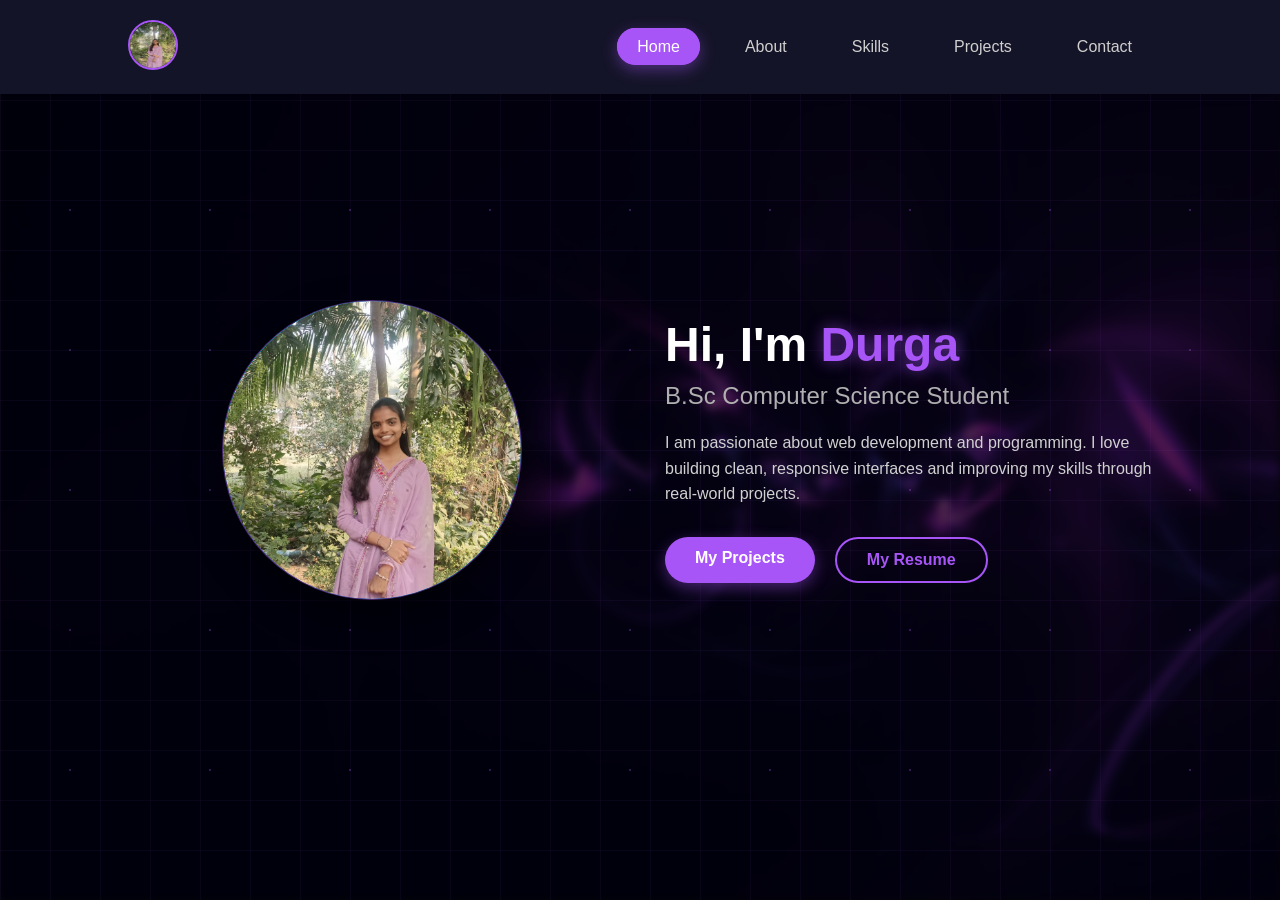
<file: index.html>
<!DOCTYPE html>
<html lang="en">
<head>
    <meta charset="UTF-8">
    <meta name="viewport" content="width=device-width, initial-scale=1.0">
    <title>Durga | Portfolio</title>
    <link rel="stylesheet" href="home.css">
    <!-- ================= CSS STYLES ================= -->
</head>
<body>

    <!-- ================= BACKGROUND LAYERS (Required) ================= -->
    <div class="animated-bg"></div>
    <div id="bubble-container"></div>

    <!-- ================= HEADER ================= -->
    <header class="header">
        <div class="logo"><a href="index.html"><img src="durgaimage.jpeg"></a></div>
        <nav>
            <ul class="nav-links">
                <li><a href="index.html" class="active">Home</a></li>
                <li><a href="about.html">About</a></li>
                <li><a href="skills.html">Skills</a></li>
                <li><a href="projects.html">Projects</a></li>
                <li><a href="contact.html">Contact</a></li>
            </ul>
        </nav>
    </header>

    <!-- ================= HERO SECTION ================= -->
    <section class="hero">
        <!-- LEFT IMAGE -->
        <div class="image-container">
            <div class="glass-card">
                <!-- 
                     NOTE: Browsers often block local paths (C:\Users...) for security.
                     To use your local image, uncomment the line below and remove the src="https..." line.
                -->
                <!-- <img src="C:\Users\sunay\OneDrive\Desktop\fullstack\portfolio1\images\durga.jpg" alt="Durga"> -->
                <img src="durgaimage.jpeg" alt="Durga Placeholder">
                <div class="rotating-border"></div>
            </div>
        </div>

        <!-- RIGHT CONTENT -->
        <div class="content">
            <h1>Hi, I'm <span>Durga</span></h1>
            <h2>B.Sc Computer Science Student</h2>
            <p>
                I am passionate about web development and programming.
                I love building clean, responsive interfaces and improving
                my skills through real-world projects.
            </p>

            <div class="buttons">
                <a href="projects.html" class="btn primary">My Projects</a>
                <a href="Hema Satya Durga_Mamidipalli_(22) 3.pdf" class="btn secondary" download="pdf">My Resume</a>
            </div>
        </div>
    </section>

    <!-- ================= EMBEDDED JAVASCRIPT ================= -->
    <script>
        // 1. Page Load Animation
        window.addEventListener("load", () => {
            document.querySelector(".image-container").classList.add("show");
            document.querySelector(".content").classList.add("show");
            document.querySelector(".header").classList.add("show");
        });

        // 2. Active Nav Link Logic
        const links = document.querySelectorAll(".nav-links a");
        links.forEach(link => {
            link.addEventListener("click", () => {
                links.forEach(l => l.classList.remove("active"));
                link.classList.add("active");
            });
        });

        // 3. BUBBLE GENERATOR LOGIC
        const bubbleContainer = document.getElementById('bubble-container');

        function createBubble() {
            const bubble = document.createElement('div');
            bubble.classList.add('bubble');
            
            // Random Size
            const size = Math.random() * 60 + 20;
            bubble.style.width = `${size}px`;
            bubble.style.height = `${size}px`;
            
            // Random Horizontal Position
            bubble.style.left = `${Math.random() * 100}%`;
            
            // Random Animation Speed (10s to 20s)
            const duration = Math.random() * 10 + 10;
            bubble.style.animationDuration = `${duration}s`;
            
            bubbleContainer.appendChild(bubble);

            // Remove bubble after animation to prevent memory leaks
            setTimeout(() => {
                bubble.remove();
            }, duration * 1000);
        }

        // Generate bubbles every 600ms
        setInterval(createBubble, 600);

        // Generate initial batch of bubbles immediately
        for(let i = 0; i < 10; i++) {
            setTimeout(createBubble, i * 300);
        }
    </script>

</body>
</html>
</file>
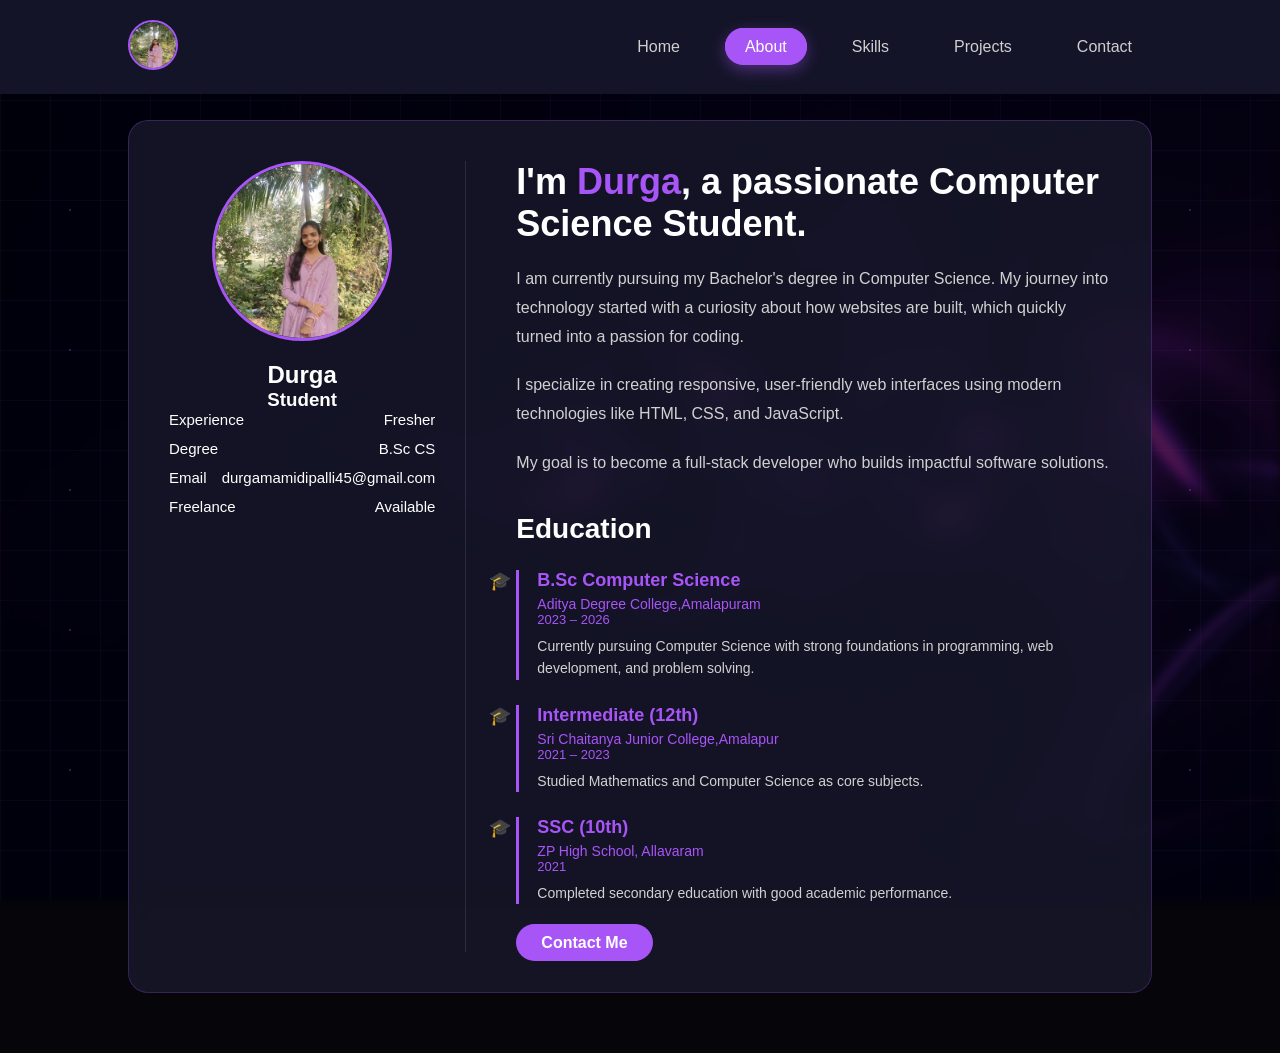
<file: about.html>
<!DOCTYPE html>
<html lang="en">
<head>
    <meta charset="UTF-8">
    <meta name="viewport" content="width=device-width, initial-scale=1.0">
    <title>About Me | Durga</title>
    <link rel="stylesheet" href="about.css">
</head>
<body>

    <!-- ================= BACKGROUND LAYERS ================= -->
    <div class="animated-bg"></div>
    <div id="bubble-container"></div>

    <!-- ================= HEADER ================= -->
    <header class="header">
        <div class="logo">
            <a href="index.html">
                <img src="durgaimage.jpeg" alt="Durga">
            </a>
        </div>
        <nav>
            <ul class="nav-links">
                <li><a href="index.html">Home</a></li>
                <li><a href="about.html" class="active">About</a></li>
                <li><a href="skills.html">Skills</a></li>
                <li><a href="projects.html">Projects</a></li>
                <li><a href="contact.html">Contact</a></li>
            </ul>
        </nav>
    </header>

    <!-- ================= ABOUT SECTION ================= -->
    <section class="about-section">
        <div class="about-card">

            <!-- ================= LEFT SIDE ================= -->
            <div class="about-left">
                <div class="about-img-wrapper">
                    <img src="durgaimage.jpeg" alt="Durga">
                </div>

                <div class="about-details">
                    <h2>Durga</h2>
                    <h3>Student</h3>

                    <div class="info-list">
                        <div class="info-item">
                            <span>Experience</span>
                            <span>Fresher</span>
                        </div>
                        <div class="info-item">
                            <span>Degree</span>
                            <span>B.Sc CS</span>
                        </div>
                        <div class="info-item">
                            <span>Email</span>
                            <span>durgamamidipalli45@gmail.com</span>
                        </div>
                        <div class="info-item">
                            <span>Freelance</span>
                            <span>Available</span>
                        </div>
                    </div>
                </div>
            </div>

            <!-- ================= RIGHT SIDE ================= -->
            <div class="about-right">
                <h1>I'm <span>Durga</span>, a passionate Computer Science Student.</h1>

                <p>
                    I am currently pursuing my Bachelor's degree in Computer Science.
                    My journey into technology started with a curiosity about how
                    websites are built, which quickly turned into a passion for coding.
                </p>

                <p>
                    I specialize in creating responsive, user-friendly web interfaces
                    using modern technologies like HTML, CSS, and JavaScript.
                </p>

                <p>
                    My goal is to become a full-stack developer who builds impactful
                    software solutions.
                </p>

                <!-- ================= EDUCATION SECTION ================= -->
                <div class="education-section">
                    <h2>Education</h2>

                    <div class="education-item">
                        <h3>B.Sc Computer Science</h3>
                        <span class="edu-college">Aditya Degree College,Amalapuram</span>
                        <span class="edu-year">2023 – 2026</span>
                        <p>
                            Currently pursuing Computer Science with strong foundations
                            in programming, web development, and problem solving.
                        </p>
                    </div>

                    <div class="education-item">
                        <h3>Intermediate (12th)</h3>
                        <span class="edu-college">Sri Chaitanya Junior College,Amalapur</span>
                        <span class="edu-year">2021 – 2023</span>
                        <p>
                            Studied Mathematics and Computer Science as core subjects.
                        </p>
                    </div>

                    <div class="education-item">
                        <h3>SSC (10th)</h3>
                        <span class="edu-college">ZP High School, Allavaram</span>
                        <span class="edu-year">2021</span>
                        <p>
                            Completed secondary education with good academic performance.
                        </p>
                    </div>
                </div>

                <div class="btn-group">
                    <a href="contact.html" class="btn primary">Contact Me</a>
                </div>
            </div>

        </div>
    </section>

    <!-- ================= JAVASCRIPT ================= -->
    <script>
        // Page Load Animation
        window.addEventListener("load", () => {
            document.querySelector(".header").classList.add("show");
            document.querySelector(".about-card").classList.add("show");
        });

        // Bubble Generator
        const bubbleContainer = document.getElementById("bubble-container");

        function createBubble() {
            const bubble = document.createElement("div");
            bubble.classList.add("bubble");

            const size = Math.random() * 60 + 20;
            bubble.style.width = size + "px";
            bubble.style.height = size + "px";
            bubble.style.left = Math.random() * 100 + "%";

            const duration = Math.random() * 10 + 10;
            bubble.style.animationDuration = duration + "s";

            bubbleContainer.appendChild(bubble);

            setTimeout(() => {
                bubble.remove();
            }, duration * 1000);
        }

        setInterval(createBubble, 600);

        for (let i = 0; i < 10; i++) {
            setTimeout(createBubble, i * 300);
        }
    </script>

</body>
</html>
</file>
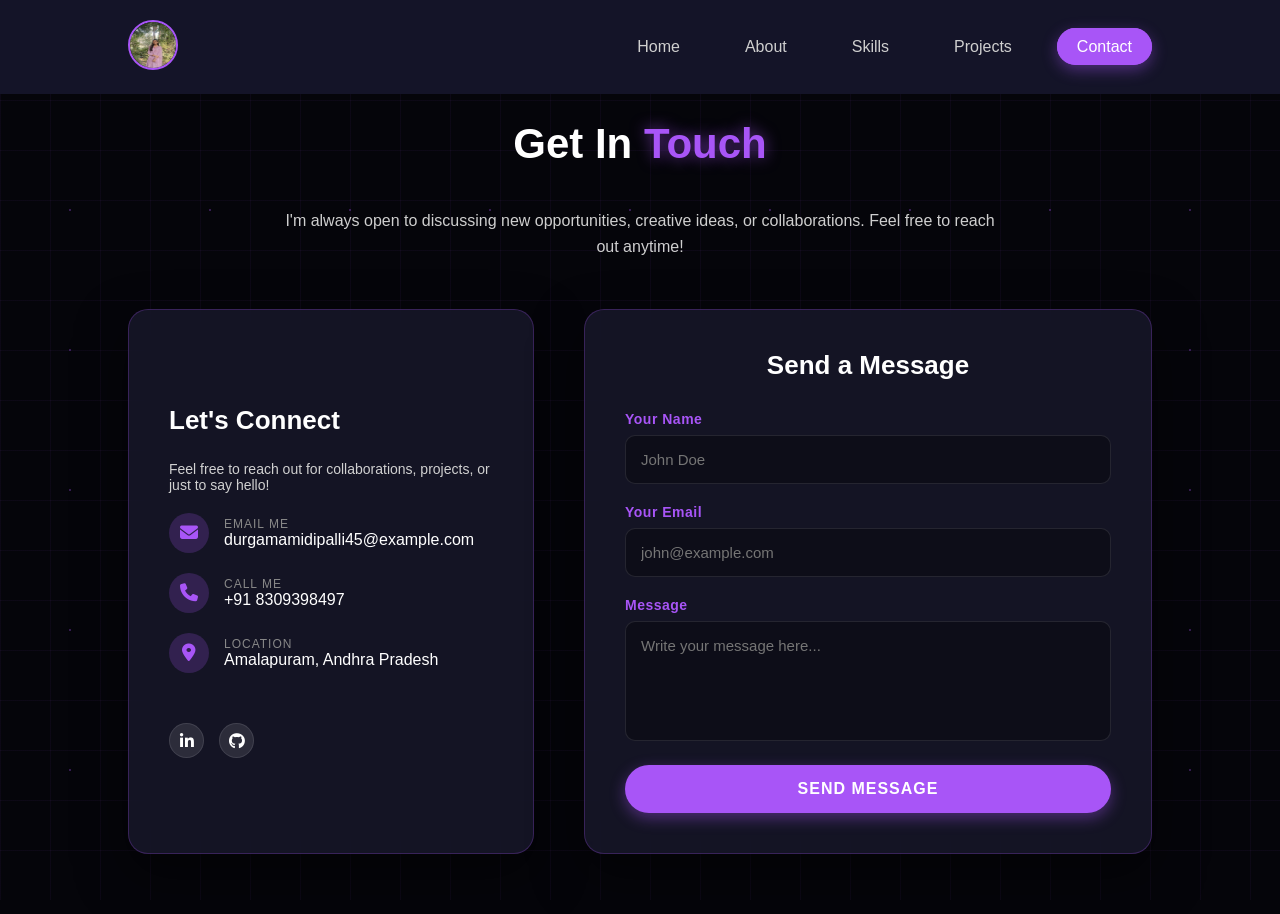
<file: contact.html>
<!DOCTYPE html>
<html lang="en">
<head>
    <meta charset="UTF-8">
    <meta name="viewport" content="width=device-width, initial-scale=1.0">
    <title>Contact Me | Durga</title>
    <!-- FontAwesome for Icons -->
    <link rel="stylesheet" href="https://cdnjs.cloudflare.com/ajax/libs/font-awesome/6.4.0/css/all.min.css">
    <link rel="stylesheet" href="contact.css">
    <!-- ================= CSS STYLES ================= -->
    
</head>
<body>

    <!-- ================= BACKGROUND LAYERS ================= -->
    <div class="animated-bg"></div>
    <div id="bubble-container"></div>

    <!-- ================= HEADER ================= -->
    <header class="header">
       <div class="logo"><a href="index.html"><img src="durgaimage.jpeg"></a></div>
        <nav>
            <ul class="nav-links">
                <li><a href="index.html">Home</a></li>
                <li><a href="about.html">About</a></li>
                <li><a href="skills.html">Skills</a></li>
                <li><a href="projects.html">Projects</a></li>
                <li><a href="contact.html" class="active">Contact</a></li>
            </ul>
        </nav>
    </header>

    <!-- ================= CONTACT SECTION ================= -->
    <section class="contact-section">
        <h1 class="section-title">Get In <span>Touch</span></h1>
        <p class="contact-subtitle">
    I'm always open to discussing new opportunities, creative ideas, or collaborations. Feel free to reach out anytime!
</p>

        <div class="contact-wrapper">
            
            <!-- LEFT SIDE: Contact Details -->
            <div class="card contact-info-card">
                <h2>Let's Connect</h2>
                <p style="margin-bottom: 20px; color: #d1d1d1; font-size: 14px;">
                    Feel free to reach out for collaborations, projects, or just to say hello!
                </p>

                <div class="info-item">
                    <i class="fa-solid fa-envelope"></i>
                    <div>
                        <span>Email Me</span>
                        <p>durgamamidipalli45@example.com</p>
                    </div>
                </div>

                <div class="info-item">
                    <i class="fa-solid fa-phone"></i>
                    <div>
                        <span>Call Me</span>
                        <p>+91 8309398497</p>
                    </div>
                </div>

                <div class="info-item">
                    <i class="fa-solid fa-location-dot"></i>
                    <div>
                        <span>Location</span>
                        <p>Amalapuram, Andhra Pradesh</p>
                    </div>
                </div>

                <!-- Social Icons -->
                <div class="social-links">
                    <a href="https://www.linkedin.com/in/durga-mamidipalli-008843341?utm_source=share&utm_campa" class="social-icon"><i class="fa-brands fa-linkedin-in"></i></a>
                    <a href="https://github.com/durgamamidipalli53-web" class="social-icon"><i class="fa-brands fa-github"></i></a>
                   
                </div>
            </div>

            <!-- RIGHT SIDE: Form -->
            <div class="card form-card">
                <h2>Send a Message</h2>
                <form action="#" method="POST" onsubmit="event.preventDefault(); alert('Message Sent Successfully!');">
                    <div class="form-group">
                        <label for="name">Your Name</label>
                        <input type="text" id="name" placeholder="John Doe" required>
                    </div>
                    <div class="form-group">
                        <label for="email">Your Email</label>
                        <input type="email" id="email" placeholder="john@example.com" required>
                    </div>
                    <div class="form-group">
                        <label for="message">Message</label>
                        <textarea id="message" placeholder="Write your message here..." required></textarea>
                    </div>
                    <button type="submit" class="btn-submit">Send Message</button>
                </form>
            </div>

        </div>

    </section>

    <!-- ================= JAVASCRIPT ================= -->
    <script>
        // 1. Page Load Animation
        window.addEventListener("load", () => {
    document.querySelector(".header").classList.add("show");
    document.querySelector(".section-title").classList.add("show");
    document.querySelector(".contact-subtitle").classList.add("show");
    
    setTimeout(() => {
        document.querySelectorAll(".card").forEach(card => {
            card.classList.add("show");
        });
    }, 200);
});


        // 2. BUBBLE GENERATOR LOGIC
        const bubbleContainer = document.getElementById('bubble-container');

        function createBubble() {
            const bubble = document.createElement('div');
            bubble.classList.add('bubble');
            
            // Random Size
            const size = Math.random() * 60 + 20;
            bubble.style.width = `${size}px`;
            bubble.style.height = `${size}px`;
            
            // Random Position
            bubble.style.left = `${Math.random() * 100}%`;
            
            // Random Speed
            const duration = Math.random() * 10 + 10;
            bubble.style.animationDuration = `${duration}s`;
            
            bubbleContainer.appendChild(bubble);

            // Cleanup
            setTimeout(() => {
                bubble.remove();
            }, duration * 1000);
        }

        setInterval(createBubble, 600);

        // Initial batch
        for(let i = 0; i < 10; i++) {
            setTimeout(createBubble, i * 300);
        }
    </script>

</body>
</html>
</file>
<file: home.css>
* {
            margin: 0;
            padding: 0;
            box-sizing: border-box;
            font-family: 'Segoe UI', sans-serif;
        }

        /* ================= BODY & BACKGROUND ================= */
        body {
            background: #05050a;
            color: #ffffff;
            min-height: 100vh;
            overflow-x: hidden;
            position: relative;
        }

        /* --- 1. Animated Background Image --- */
        .animated-bg {
            position: fixed;
            top: 0;
            left: 0;
            width: 100%;
            height: 100%;
            z-index: -5; /* Lowest Layer */
            background-image: url('background.jpg'); 
            /* NOTE: Replace the URL above with your local path: url('C:/Users/.../images/your-bg.jpg') */
            background-size: cover;
            background-position: center;
            animation: bgPan 30s ease-in-out infinite alternate;
            filter: brightness(0.3) blur(4px); /* Darkens image */
        }

        @keyframes bgPan {
            0% { transform: scale(1); background-position: 0% 50%; }
            100% { transform: scale(1.1); background-position: 100% 50%; }
        }

        /* --- 2. Bubbles Container --- */
        #bubble-container {
            position: fixed;
            top: 0;
            left: 0;
            width: 100%;
            height: 100%;
            z-index: -1; /* Middle Layer */
            pointer-events: none;
            overflow: hidden;
        }

        .bubble {
            position: absolute;
            bottom: -100px;
            background: radial-gradient(circle at 30% 30%, rgba(255, 255, 255, 0.1), rgba(168, 85, 247, 0.1));
            border: 1px solid rgba(168, 85, 247, 0.3);
            border-radius: 50%;
            box-shadow: 0 0 15px rgba(168, 85, 247, 0.2);
            animation: riseBubble linear forwards;
        }

        @keyframes riseBubble {
            0% { transform: translateY(0) translateX(0) scale(0.8); opacity: 0; }
            20% { opacity: 0.6; }
            80% { opacity: 0.3; }
            100% { transform: translateY(-120vh) translateX(20px) scale(1.1); opacity: 0; }
        }

        /* --- 3. Grid & Dots Overlay --- */
        body::before {
            content: "";
            position: fixed;
            inset: 0;
            background-image:
                linear-gradient(rgba(168, 85, 247, 0.05) 1px, transparent 1px),
                linear-gradient(90deg, rgba(168, 85, 247, 0.05) 1px, transparent 1px);
            background-size: 50px 50px;
            animation: techGridMove 25s linear infinite;
            z-index: -2;
            pointer-events: none;
        }

        body::after {
            content: "";
            position: fixed;
            inset: 0;
            background-image: radial-gradient(circle, rgba(168, 85, 247, 0.3) 1px, transparent 1px);
            background-size: 140px 140px;
            animation: techDotsFloat 30s linear infinite;
            z-index: -1;
            pointer-events: none;
        }

        @keyframes techGridMove {
            from { background-position: 0 0; }
            to { background-position: 500px 500px; }
        }

        @keyframes techDotsFloat {
            from { background-position: 0 0; }
            to { background-position: -400px -400px; }
        }

        /* ================= HEADER ================= */
        .header {
    position: fixed;
    top: 0;
    width: 100%;
    padding: 20px 10%;
    background: #141428;
    display: flex;
    justify-content: space-between;
    align-items: center;
    opacity: 0;
    transform: translateY(-20px);
    transition: 0.6s ease;
    z-index: 1000;
}

.header.show {
    opacity: 1;
    transform: translateY(0);
}

.logo a img{
    font-size: 24px;
    font-weight: bold;
    color: #a855f7;
    height: 50px;
    width:50px;
    border-radius:50%;
    border: 2px solid #a855f7;
}

/* NAVIGATION BUTTON STYLE */
.nav-links a {
    text-decoration: none;
    color: #cfcfcf;
    padding: 8px 18px;
    border-radius: 25px;          /* makes it rounded like a button */
    border: 2px solid transparent; /* optional border */
    transition: all 0.3s ease;
    font-weight: 500;
    background: transparent;    

      transition:
    background-color 0.35s ease,
    color 0.35s ease,
    border-color 0.35s ease,
    box-shadow 0.35s ease,
    transform 0.35s ease;
}

/* Hover effect */
.nav-links a:hover {
   transition:
    background-color 0.35s ease,
    color 0.35s ease,
    border-color 0.35s ease,
    box-shadow 0.35s ease,
    transform 0.35s ease;

}
.nav-links a:hover {
  box-shadow:
    0 5px 15px rgba(168, 85, 247, 0.35),
    0 0 25px rgba(168, 85, 247, 0.25);
    transition: all 0.25s cubic-bezier(0.4, 0, 0.2, 1);

}

/* Active link style */
.nav-links a.active {
    background-color: #a855f7;
    color: #fff;
    border-color: #a855f7;
    box-shadow: 0 5px 15px rgba(168, 85, 247, 0.4);
}

.nav-links a {
    text-decoration: none;
    color: #cfcfcf;
}
.nav-links {
    list-style: none;
    display: flex;
    gap: 25px;
}

        /* ================= HERO SECTION ================= */
        .hero {
            display: flex;
            align-items: center;
            justify-content: center;
            min-height: 100vh;
            padding: 0 10%;
            gap: 50px;
            position: relative;
            z-index: 10;
        }

        /* Left Image */
        .image-container {
            flex: 1;
            display: flex;
            justify-content: center;
            opacity: 0;
            transform: translateX(-50px);
            transition: 1s ease;
        }

        .image-container.show {
            opacity: 1;
            transform: translateX(0);
        }

        .glass-card {
    position: relative;
    width: 300px;
    height: 300px;
    border-radius: 50%;
    background: rgba(255, 255, 255, 0.05);
    backdrop-filter: blur(12px);
    border: 1px solid rgba(168, 85, 247, 0.35);
    display: flex;
    justify-content: center;
    align-items: center;
    box-shadow: 0 15px 35px rgba(0, 0, 0, 0.5);
    overflow: hidden;
    transition: box-shadow 0.4s ease, transform 0.4s ease;
}

/* Image */
.glass-card {
    position: relative;
    width: 300px;
    height: 300px;
    border-radius: 50%;
    background: rgba(255, 255, 255, 0.05);
    backdrop-filter: blur(12px);
    border: 1px solid rgba(168, 85, 247, 0.4);
    display: flex;
    justify-content: center;
    align-items: center;
    overflow: hidden;

    /* Continuous glow animation */
    animation: violetGlow 3.5s ease-in-out infinite;
}

/* Image */
.glass-card img {
    width: 100%;
    height: 100%;
    object-fit: cover;
    border-radius: 50%;
    z-index: 2;
}

/* Glow animation */
@keyframes violetGlow {
    0% {
        box-shadow:
            0 0 20px rgba(168, 85, 247, 0.4),
            0 0 40px rgba(147, 51, 234, 0.35),
            0 0 70px rgba(168, 85, 247, 0.25);
    }
    50% {
        box-shadow:
            0 0 35px rgba(168, 85, 247, 0.7),
            0 0 70px rgba(147, 51, 234, 0.6),
            0 0 120px rgba(168, 85, 247, 0.45);
    }
    100% {
        box-shadow:
            0 0 20px rgba(168, 85, 247, 0.4),
            0 0 40px rgba(147, 51, 234, 0.35),
            0 0 70px rgba(168, 85, 247, 0.25);
    }
}




        .rotating-border {
            position: absolute;
            top: -5px;
            left: -5px;
            right: -5px;
            bottom: -5px;
            border-radius: 24px;
            background: linear-gradient(45deg, #a855f7, #00d4ff, #a855f7);
            z-index: 1;
            animation: spin 4s linear infinite;
        }

        @keyframes spin {
            0% { transform: rotate(0deg); }
            100% { transform: rotate(360deg); }
        }

        /* Right Content */
        .content {
            flex: 1;
            opacity: 0;
            transform: translateY(30px);
            transition: 1s ease 0.3s;
        }

        .content.show {
            opacity: 1;
            transform: translateY(0);
        }

        .content h1 {
            font-size: 48px;
            margin-bottom: 10px;
        }

        .content h1 span {
            color: #a855f7;
            text-shadow: 0 0 15px rgba(168, 85, 247, 0.6);
        }

        .content h2 {
            font-size: 24px;
            font-weight: 400;
            color: #b0b0b0;
            margin-bottom: 20px;
        }

        .content p {
            font-size: 16px;
            line-height: 1.6;
            color: #d1d1d1;
            margin-bottom: 30px;
            max-width: 500px;
        }

        .buttons {
            display: flex;
            gap: 20px;
        }

        .btn {
            padding: 12px 30px;
            border-radius: 30px;
            text-decoration: none;
            font-weight: 600;
            transition: 0.3s;
            position: relative;
            overflow: hidden;
        }

        .btn.primary {
            background: #a855f7;
            color: #fff;
            box-shadow: 0 5px 15px rgba(168, 85, 247, 0.4);
        }

        .btn.primary:hover {
            background: #9333ea;
            transform: translateY(-3px);
            box-shadow: 0 8px 20px rgba(168, 85, 247, 0.6);
        }

        .btn.secondary {
            background: transparent;
            color: #a855f7;
            border: 2px solid #a855f7;
        }

        .btn.secondary:hover {
            background: rgba(168, 85, 247, 0.1);
            transform: translateY(-3px);
        }

        /* Responsive */
        @media (max-width: 768px) {
            .hero {
                flex-direction: column;
                text-align: center;
                padding-top: 100px;
            }
            .content h1 { font-size: 36px; }
            .glass-card { width: 250px; height: 250px; }
            .buttons { justify-content: center; }
            .nav-links { display: none; } /* Hide nav on mobile for simplicity */
        }
</file>
<file: about.css>
* {
    margin: 0;
    padding: 0;
    box-sizing: border-box;
    font-family: 'Segoe UI', sans-serif;
}

/* ================= BODY & BACKGROUND ================= */
body {
    background: #05050a;
    color: #ffffff;
    min-height: 100vh;
    overflow-x: hidden;
    position: relative;
}

/* --- 1. Animated Background Image --- */
.animated-bg {
    position: fixed;
    top: 0;
    left: 0;
    width: 100%;
    height: 100%;
    z-index: -5;
    background-image: url('background.jpg'); 
    background-size: cover;
    background-position: center;
    animation: bgPan 30s ease-in-out infinite alternate;
    filter: brightness(0.3) blur(4px);
}

@keyframes bgPan {
    0% { transform: scale(1); background-position: 0% 50%; }
    100% { transform: scale(1.1); background-position: 100% 50%; }
}

/* --- 2. Bubbles Container --- */
#bubble-container {
    position: fixed;
    top: 0;
    left: 0;
    width: 100%;
    height: 100%;
    z-index: -1;
    pointer-events: none;
    overflow: hidden;
}

.bubble {
    position: absolute;
    bottom: -100px;
    background: radial-gradient(circle at 30% 30%, rgba(255, 255, 255, 0.1), rgba(168, 85, 247, 0.1));
    border: 1px solid rgba(168, 85, 247, 0.3);
    border-radius: 50%;
    box-shadow: 0 0 15px rgba(168, 85, 247, 0.2);
    animation: riseBubble linear forwards;
}

@keyframes riseBubble {
    0% { transform: translateY(0) scale(0.8); opacity: 0; }
    20% { opacity: 0.6; }
    80% { opacity: 0.3; }
    100% { transform: translateY(-120vh) scale(1.1); opacity: 0; }
}

/* --- Grid & Dots Overlay --- */
body::before {
    content: "";
    position: fixed;
    inset: 0;
    background-image:
        linear-gradient(rgba(168, 85, 247, 0.05) 1px, transparent 1px),
        linear-gradient(90deg, rgba(168, 85, 247, 0.05) 1px, transparent 1px);
    background-size: 50px 50px;
    animation: techGridMove 25s linear infinite;
    z-index: -2;
}

body::after {
    content: "";
    position: fixed;
    inset: 0;
    background-image: radial-gradient(circle, rgba(168, 85, 247, 0.3) 1px, transparent 1px);
    background-size: 140px 140px;
    animation: techDotsFloat 30s linear infinite;
    z-index: -1;
}

@keyframes techGridMove {
    from { background-position: 0 0; }
    to { background-position: 500px 500px; }
}

@keyframes techDotsFloat {
    from { background-position: 0 0; }
    to { background-position: -400px -400px; }
}

/* ================= HEADER ================= */
.header {
    position: fixed;
    top: 0;
    width: 100%;
    padding: 20px 10%;
    background: #141428;
    display: flex;
    justify-content: space-between;
    align-items: center;
    opacity: 0;
    transform: translateY(-20px);
    transition: 0.6s ease;
    z-index: 1000;
}

.header.show {
    opacity: 1;
    transform: translateY(0);
}

.logo a img {
    height: 50px;
    width: 50px;
    border-radius: 50%;
    border: 2px solid #a855f7;
}

/* NAV LINKS */
.nav-links {
    list-style: none;
    display: flex;
    gap: 25px;
}

.nav-links a {
   text-decoration: none;
    color: #cfcfcf;
    padding: 8px 18px;
    border-radius: 25px;          /* makes it rounded like a button */
    border: 2px solid transparent; /* optional border */
    transition: all 0.3s ease;
    font-weight: 500;
    background: transparent;    

      transition:
    background-color 0.35s ease,
    color 0.35s ease,
    border-color 0.35s ease,
    box-shadow 0.35s ease,
    transform 0.35s ease;
}
.nav-links a:hover {
   transition:
    background-color 0.35s ease,
    color 0.35s ease,
    border-color 0.35s ease,
    box-shadow 0.35s ease,
    transform 0.35s ease;

}
.nav-links a:hover {
  box-shadow:
    0 5px 15px rgba(168, 85, 247, 0.35),
    0 0 25px rgba(168, 85, 247, 0.25);
    transition: all 0.25s cubic-bezier(0.4, 0, 0.2, 1);

}

/* Active link style */
.nav-links a.active {
    background-color: #a855f7;
    color: #fff;
    border-color: #a855f7;
    box-shadow: 0 5px 15px rgba(168, 85, 247, 0.4);
}



/* ================= ABOUT SECTION ================= */
.about-section {
    min-height: 100vh;
    padding: 120px 10% 60px;
    display: flex;
    justify-content: center;
    align-items: center;
}

.about-card {
    background: rgba(26, 26, 46, 0.75);
    backdrop-filter: blur(15px);
    border: 1px solid rgba(168, 85, 247, 0.25);
    border-radius: 20px;
    padding: 40px;
    display: grid;
    grid-template-columns: 1fr 2fr;
    gap: 50px;
    max-width: 1100px;
    width: 100%;
    opacity: 0;
    transform: translateY(30px);
    transition: 0.8s ease;
}

.about-card.show {
    opacity: 1;
    transform: translateY(0);
}

/* LEFT */
.about-left {
    text-align: center;
    border-right: 1px solid rgba(255,255,255,0.1);
    padding-right: 30px;
}

.about-img-wrapper {
    width: 180px;
    height: 180px;
    margin: 0 auto 20px;
}

.about-img-wrapper img {
    width: 100%;
    height: 100%;
    border-radius: 50%;
    border: 3px solid #a855f7;
    object-fit: cover;
}

.info-item {
    display: flex;
    justify-content: space-between;
    margin-bottom: 12px;
    font-size: 15px;
}

/* RIGHT */
.about-right h1 {
    font-size: 36px;
    margin-bottom: 20px;
}

.about-right span {
    color: #a855f7;
}

.about-right p {
    color: #d1d1d1;
    margin-bottom: 20px;
    line-height: 1.8;
}

/* ================= EDUCATION SECTION ================= */
.education-section {
    margin-top: 35px;
}

.education-section h2 {
    font-size: 28px;
    margin-bottom: 25px;
    color: #ffffff;
}

.education-item {
    margin-bottom: 25px;
    padding-left: 18px;
    border-left: 3px solid #a855f7;
    position: relative;
}

.education-item::before {
    content: "🎓";
    position: absolute;
    left: -30px;
    top: 0;
    font-size: 18px;
}

.education-item h3 {
    font-size: 18px;
    color: #a855f7;
    margin-bottom: 5px;
}

.edu-college {
    display: block;
    font-size: 14px;
    color: #cfcfcf;
}

.edu-year {
    display: block;
    font-size: 13px;
    color: #999;
    margin-bottom: 8px;
}

.education-item p {
    font-size: 14px;
    color: #d1d1d1;
    line-height: 1.6;
}

/* BUTTON */
.btn-group {
    margin-top: 30px;
}

.btn.primary {
    background: #a855f7;
    color: #fff;
    padding: 10px 25px;
    border-radius: 30px;
    text-decoration: none;
    font-weight: 600;
}

/* RESPONSIVE */
@media (max-width: 768px) {
    .about-card {
        grid-template-columns: 1fr;
    }
    .about-left {
        border-right: none;
        border-bottom: 1px solid rgba(255,255,255,0.1);
        padding-bottom: 30px;
    }
    .nav-links {
        display: none;
    }
}
</file>
<file: contact.css>
* {
            margin: 0;
            padding: 0;
            box-sizing: border-box;
            font-family: 'Segoe UI', sans-serif;
        }

        /* ================= BODY & BACKGROUND ================= */
        body {
            background: #05050a;
            color: #ffffff;
            min-height: 100vh;
            overflow-x: hidden;
            position: relative;
        }

        /* --- 1. Animated Background Image --- */
        .animated-bg {
            position: fixed;
            top: 0;
            left: 0;
            width: 100%;
            height: 100%;
            z-index: -5;
            background-image: url('https://wallpaperaccess.com/full/1119343.jpg'); 
            background-size: cover;
            background-position: center;
            animation: bgPan 30s ease-in-out infinite alternate;
            filter: brightness(0.3) blur(4px);
        }

        @keyframes bgPan {
            0% { transform: scale(1); background-position: 0% 50%; }
            100% { transform: scale(1.1); background-position: 100% 50%; }
        }

        /* --- 2. Bubbles Container --- */
        #bubble-container {
            position: fixed;
            top: 0;
            left: 0;
            width: 100%;
            height: 100%;
            z-index: -1;
            pointer-events: none;
            overflow: hidden;
        }

        .bubble {
            position: absolute;
            bottom: -100px;
            background: radial-gradient(circle at 30% 30%, rgba(255, 255, 255, 0.1), rgba(168, 85, 247, 0.1));
            border: 1px solid rgba(168, 85, 247, 0.3);
            border-radius: 50%;
            box-shadow: 0 0 15px rgba(168, 85, 247, 0.2);
            animation: riseBubble linear forwards;
        }

        @keyframes riseBubble {
            0% { transform: translateY(0) translateX(0) scale(0.8); opacity: 0; }
            20% { opacity: 0.6; }
            80% { opacity: 0.3; }
            100% { transform: translateY(-120vh) translateX(20px) scale(1.1); opacity: 0; }
        }

        /* --- 3. Grid & Dots Overlay --- */
        body::before {
            content: "";
            position: fixed;
            inset: 0;
            background-image:
                linear-gradient(rgba(168, 85, 247, 0.05) 1px, transparent 1px),
                linear-gradient(90deg, rgba(168, 85, 247, 0.05) 1px, transparent 1px);
            background-size: 50px 50px;
            animation: techGridMove 25s linear infinite;
            z-index: -2;
            pointer-events: none;
        }

        body::after {
            content: "";
            position: fixed;
            inset: 0;
            background-image: radial-gradient(circle, rgba(168, 85, 247, 0.3) 1px, transparent 1px);
            background-size: 140px 140px;
            animation: techDotsFloat 30s linear infinite;
            z-index: -1;
            pointer-events: none;
        }

        @keyframes techGridMove {
            from { background-position: 0 0; }
            to { background-position: 500px 500px; }
        }

        @keyframes techDotsFloat {
            from { background-position: 0 0; }
            to { background-position: -400px -400px; }
        }

        /* ================= HEADER ================= */
        .header {
    position: fixed;
    top: 0;
    width: 100%;
    padding: 20px 10%;
    background: #141428;
    display: flex;
    justify-content: space-between;
    align-items: center;
    opacity: 0;
    transform: translateY(-20px);
    transition: 0.6s ease;
    z-index: 1000;
}

.header.show {
    opacity: 1;
    transform: translateY(0);
}

.logo a img{
    font-size: 24px;
    font-weight: bold;
    color: #a855f7;
    height: 50px;
    width:50px;
    border-radius:50%;
    border: 2px solid #a855f7;
}
/* NAVIGATION BUTTON STYLE */
.nav-links a {
   text-decoration: none;
    color: #cfcfcf;
    padding: 8px 18px;
    border-radius: 25px;          /* makes it rounded like a button */
    border: 2px solid transparent; /* optional border */
    transition: all 0.3s ease;
    font-weight: 500;
    background: transparent;    

      transition:
    background-color 0.35s ease,
    color 0.35s ease,
    border-color 0.35s ease,
    box-shadow 0.35s ease,
    transform 0.35s ease;
}
.nav-links a:hover {
   transition:
    background-color 0.35s ease,
    color 0.35s ease,
    border-color 0.35s ease,
    box-shadow 0.35s ease,
    transform 0.35s ease;

}
.nav-links a:hover {
  box-shadow:
    0 5px 15px rgba(168, 85, 247, 0.35),
    0 0 25px rgba(168, 85, 247, 0.25);
    transition: all 0.25s cubic-bezier(0.4, 0, 0.2, 1);

}

/* Active link style */
.nav-links a.active {
    background-color: #a855f7;
    color: #fff;
    border-color: #a855f7;
    box-shadow: 0 5px 15px rgba(168, 85, 247, 0.4);
}

.nav-links a {
    text-decoration: none;
    color: #cfcfcf;
}
.nav-links {
    list-style: none;
    display: flex;
    gap: 25px;
}

        /* ================= CONTACT SECTION STYLES ================= */
        .contact-section {
            min-height: 100vh;
            padding: 120px 10% 60px;
            display: flex;
            flex-direction: column;
            align-items: center;
            justify-content: center;
            position: relative;
            z-index: 10;
        }

        .section-title {
            text-align: center;
            font-size: 42px;
            margin-bottom: 60px;
            opacity: 0;
            transform: translateY(-20px);
            transition: 0.8s ease;
        }
        .section-title.show {
            opacity: 1;
            transform: translateY(0);
        }
        .section-title span {
            color: #a855f7;
            text-shadow: 0 0 15px rgba(168, 85, 247, 0.6);
        }

        /* Main Container for Layout */
        .contact-wrapper {
            display: flex;
            gap: 50px;
            width: 100%;
            max-width: 1100px;
            align-items: stretch; /* Make cards equal height */
        }

        /* --- Common Card Style --- */
        .card {
            background: rgba(26, 26, 46, 0.75);
            backdrop-filter: blur(15px);
            border: 1px solid rgba(168, 85, 247, 0.25);
            border-radius: 20px;
            padding: 40px;
            box-shadow: 0 20px 50px rgba(0,0,0,0.5);
            opacity: 0;
            transform: translateY(30px);
            transition: 0.8s ease 0.2s;
            animation: floatCard 6s ease-in-out infinite;
        }
        .card.show {
            opacity: 1;
            transform: translateY(0);
        }

        @keyframes floatCard {
            0% { transform: translateY(0); }
            50% { transform: translateY(-10px); }
            100% { transform: translateY(0); }
        }

        /* Left Side: Contact Details */
        .contact-info-card {
            flex: 1;
            display: flex;
            flex-direction: column;
            justify-content: center;
        }

        .contact-info-card h2 {
            font-size: 26px;
            margin-bottom: 25px;
            color: #fff;
        }

        .info-item {
            display: flex;
            align-items: center;
            margin-bottom: 20px;
            color: #d1d1d1;
        }

        .info-item i {
            width: 40px;
            height: 40px;
            border-radius: 50%;
            background: rgba(168, 85, 247, 0.2);
            color: #a855f7;
            display: flex;
            align-items: center;
            justify-content: center;
            font-size: 18px;
            margin-right: 15px;
        }

        .info-item div {
            display: flex;
            flex-direction: column;
        }

        .info-item span {
            font-size: 12px;
            color: #888;
            text-transform: uppercase;
            letter-spacing: 1px;
        }

        .info-item p {
            font-size: 16px;
            color: #fff;
        }

        /* Social Icons inside Left Card */
        .social-links {
            margin-top: 30px;
            display: flex;
            gap: 15px;
        }

        .social-icon {
            width: 35px;
            height: 35px;
            border-radius: 50%;
            background: rgba(255, 255, 255, 0.1);
            color: #fff;
            display: flex;
            align-items: center;
            justify-content: center;
            text-decoration: none;
            transition: 0.3s;
            border: 1px solid rgba(255,255,255,0.1);
        }

        .social-icon:hover {
            background: #a855f7;
            transform: translateY(-3px);
            box-shadow: 0 5px 15px rgba(168, 85, 247, 0.4);
        }

        /* Right Side: Form */
        .form-card {
            flex: 1.5; /* Form is slightly wider */
        }

        .form-card h2 {
            text-align: center;
            margin-bottom: 30px;
            color: #fff;
            font-size: 26px;
        }

        .form-group {
            margin-bottom: 20px;
        }

        .form-group label {
            display: block;
            margin-bottom: 8px;
            color: #a855f7;
            font-size: 14px;
            font-weight: 600;
            letter-spacing: 0.5px;
        }

        .form-group input,
        .form-group textarea {
            width: 100%;
            padding: 15px;
            background: rgba(0, 0, 0, 0.3);
            border: 1px solid rgba(255, 255, 255, 0.1);
            border-radius: 10px;
            color: #fff;
            font-size: 15px;
            outline: none;
            transition: all 0.3s ease;
            font-family: 'Segoe UI', sans-serif;
        }

        .form-group input:focus,
        .form-group textarea:focus {
            border-color: #a855f7;
            box-shadow: 0 0 10px rgba(168, 85, 247, 0.2);
            background: rgba(0, 0, 0, 0.5);
        }

        .form-group textarea {
            resize: none;
            height: 120px;
        }

        .btn-submit {
            width: 100%;
            padding: 15px;
            background: #a855f7;
            color: #fff;
            border: none;
            border-radius: 30px;
            font-size: 16px;
            font-weight: 600;
            cursor: pointer;
            transition: 0.3s;
            text-transform: uppercase;
            letter-spacing: 1px;
            box-shadow: 0 5px 15px rgba(168, 85, 247, 0.4);
        }

        .btn-submit:hover {
            background: #9333ea;
            transform: translateY(-3px);
            box-shadow: 0 8px 20px rgba(168, 85, 247, 0.6);
        }

        /* Stagger Animation delays so cards don't sync perfectly */
        .contact-info-card { animation-delay: 0s; }
        .form-card { animation-delay: 1.5s; }

        /* Responsive Design */
        @media (max-width: 900px) {
            .contact-wrapper {
                flex-direction: column;
            }
            .nav-links { display: none; }
            .card {
                width: 100%;
            }
        }
/* ===== CONTACT SUBTITLE ===== */
.contact-subtitle{
    text-align:center;
    max-width:720px;
    margin:-20px auto 50px;
    color:#cfcfcf;
    font-size:16px;
    line-height:1.6;
    opacity:0;
    transform:translateY(20px);
    transition:0.8s ease;
}

.contact-subtitle.show{
    opacity:1;
    transform:translateY(0);
}
</file>
